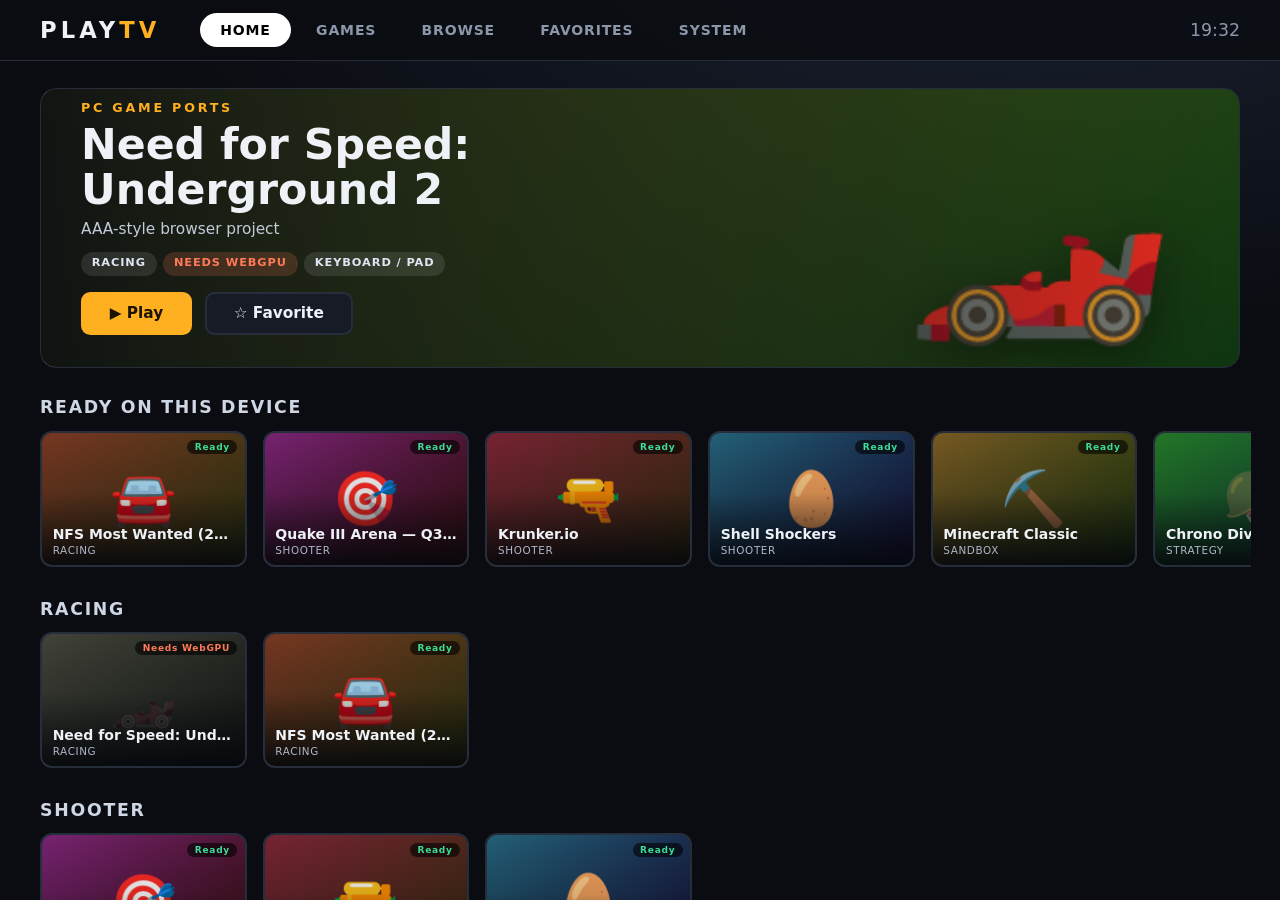
<file: shared/assets/launcher/index.html>
<!DOCTYPE html>
<html lang="en">
<head>
  <meta charset="UTF-8">
  <meta name="viewport" content="width=device-width, initial-scale=1.0, maximum-scale=1.0, user-scalable=no">
  <title>PLAYTV</title>
  <link rel="stylesheet" href="style.css">
</head>
<body>
  <div class="app">
    <header class="topbar">
      <div class="brand"><span>PLAY</span><b>TV</b></div>
      <nav class="tabs" id="tabs" role="tablist">
        <button class="tab active" data-tab="home">Home</button>
        <button class="tab" data-tab="library">Games</button>
        <button class="tab" data-tab="browse">Browse</button>
        <button class="tab" data-tab="favorites">Favorites</button>
        <button class="tab" data-tab="system">System</button>
      </nav>
      <div class="clock" id="clock">--:--</div>
    </header>

    <main class="stage" id="stage">
      <!-- HOME -->
      <section class="pane active" id="pane-home">
        <div class="hero" id="hero">
          <div class="hero-glyph" id="hero-glyph"></div>
          <div class="hero-body">
            <div class="hero-kicker" id="hero-kicker"></div>
            <h1 id="hero-title">PLAYTV</h1>
            <p id="hero-note"></p>
            <div class="chips" id="hero-chips"></div>
            <div class="hero-actions">
              <button class="btn primary" id="hero-play">&#9654; Play</button>
              <button class="btn" id="hero-fav">&#9734; Favorite</button>
            </div>
          </div>
        </div>
        <div id="rows"></div>
      </section>

      <!-- GAMES -->
      <section class="pane" id="pane-library">
        <div class="pane-head">
          <h2>All games</h2>
          <button class="chip-btn" id="filter-ready">Only show games that run here: <b id="filter-state">OFF</b></button>
        </div>
        <div class="grid" id="grid-library"></div>
      </section>

      <!-- BROWSE -->
      <section class="pane" id="pane-browse">
        <div class="pane-head">
          <h2>Browse game sites</h2>
          <p class="sub">Large catalogues. Cursor mode is on automatically: move with the D-pad, click with OK.</p>
        </div>
        <div class="grid" id="grid-browse"></div>
      </section>

      <!-- FAVORITES -->
      <section class="pane" id="pane-favorites">
        <div class="pane-head"><h2>Favorites</h2></div>
        <div class="grid" id="grid-favorites"></div>
        <p class="empty" id="empty-favorites">Nothing here yet. Focus a game and press <b>Favorite</b> on the Home tab.</p>
      </section>

      <!-- SYSTEM -->
      <section class="pane" id="pane-system">
        <div class="panels">
          <div class="panel">
            <h3>Device</h3>
            <dl id="dl-device"></dl>
          </div>
          <div class="panel">
            <h3>Graphics support</h3>
            <dl id="dl-gpu"></dl>
            <p class="hint" id="gpu-hint"></p>
          </div>
          <div class="panel">
            <h3>In-game controls</h3>
            <ul class="help">
              <li><b>Hold BACK</b> or press <b>MENU</b> / <b>START</b> &mdash; in-game menu</li>
              <li><b>BACK</b> &mdash; return Home</li>
              <li><b>Cursor mode:</b> D-pad or left stick moves the pointer, OK / A clicks</li>
              <li><b>Rewind / Fast-forward</b> &mdash; scroll the page</li>
              <li><b>Gamepad &rarr; keys:</b> A Space, B Esc, X Enter, Y Tab, stick = arrows/WASD</li>
            </ul>
          </div>
          <div class="panel">
            <h3>Maintenance</h3>
            <div class="stack">
              <button class="btn" id="btn-rerun">Re-run graphics tests</button>
              <button class="btn" id="btn-clear-web">Clear browser cache &amp; cookies</button>
              <button class="btn" id="btn-reset-user">Reset favorites &amp; history</button>
            </div>
            <p class="hint" id="maint-status"></p>
          </div>
        </div>
      </section>
    </main>

    <div class="toast" id="toast" role="status"></div>
  </div>

  <div class="modal" id="modal" hidden>
    <div class="modal-card">
      <h3 id="modal-title"></h3>
      <p id="modal-text"></p>
      <div class="modal-actions">
        <button class="btn primary" id="modal-ok"></button>
        <button class="btn" id="modal-cancel">Cancel</button>
      </div>
    </div>
  </div>

  <script src="app.js"></script>
</body>
</html>
</file>
<file: shared/assets/launcher/style.css>
/* PLAYTV launcher - designed for a 10-foot UI. 1rem = 1/96 of the screen width (20px at 1080p). */
:root {
  --bg: #0a0c11;
  --bg-2: #11151d;
  --panel: #161b25;
  --line: #262d3b;
  --text: #eef1f6;
  --dim: #8d97aa;
  --accent: #ffb020;
  --accent-ink: #1b1200;
  --ok: #3ddc97;
  --warn: #ff7a59;
  --focus: #ffffff;
}
* { box-sizing: border-box; margin: 0; padding: 0; -webkit-tap-highlight-color: transparent; }
html { font-size: calc(100vw / 96); background: var(--bg); }
body {
  font-family: Roboto, "Segoe UI", system-ui, sans-serif;
  color: var(--text);
  background: radial-gradient(120% 80% at 80% -10%, #1b2233 0%, var(--bg) 60%);
  min-height: 100vh;
  overflow: hidden;
}
button { font: inherit; color: inherit; border: 0; background: none; cursor: pointer; }
:focus { outline: none; }

.app { display: flex; flex-direction: column; height: 100vh; }

/* ---------- top bar ---------- */
.topbar {
  display: flex; align-items: center; gap: 3rem;
  height: 4.6rem; padding: 0 3rem; flex: none;
  border-bottom: 1px solid var(--line);
  background: rgba(10, 12, 17, .85);
}
.brand { font-weight: 900; font-size: 1.7rem; letter-spacing: .18em; }
.brand span { color: var(--text); }
.brand b { color: var(--accent); }
.tabs { display: flex; gap: .4rem; flex: 1; }
.tab {
  padding: .7rem 1.5rem; border-radius: 999px;
  font-size: 1.05rem; font-weight: 600; letter-spacing: .06em; text-transform: uppercase;
  color: var(--dim); transition: background .12s, color .12s;
}
.tab.active { color: var(--text); background: var(--panel); box-shadow: inset 0 -3px 0 var(--accent); }
.tab:focus { background: var(--focus); color: #000; box-shadow: none; }
.clock { font-size: 1.3rem; color: var(--dim); font-variant-numeric: tabular-nums; }

/* ---------- stage ---------- */
.stage { flex: 1; position: relative; overflow: hidden; }
.pane { display: none; position: absolute; inset: 0; overflow-y: auto; overflow-x: hidden; padding: 2rem 3rem 5rem; scrollbar-width: none; }
.pane::-webkit-scrollbar { display: none; }
.pane.active { display: block; }

/* ---------- hero ---------- */
.hero {
  position: relative; display: flex; align-items: flex-end;
  height: 21rem; border-radius: 1.2rem; overflow: hidden;
  padding: 2.4rem 3rem; margin-bottom: 2.2rem;
  background: linear-gradient(135deg, #243049, #10131c);
  border: 1px solid var(--line);
  transition: background .25s;
}
.hero::after { content: ""; position: absolute; inset: 0; background: linear-gradient(90deg, rgba(10,12,17,.92) 0%, rgba(10,12,17,.35) 70%, rgba(10,12,17,0) 100%); }
.hero-glyph { position: absolute; right: 5rem; top: 50%; transform: translateY(-50%); font-size: 16rem; opacity: .9; filter: drop-shadow(0 1rem 2rem rgba(0,0,0,.5)); }
.hero-glyph img { height: 17rem; border-radius: 1rem; }
.hero-body { position: relative; z-index: 1; max-width: 46rem; }
.hero-kicker { font-size: .95rem; font-weight: 700; letter-spacing: .22em; text-transform: uppercase; color: var(--accent); margin-bottom: .5rem; }
.hero h1 { font-size: 3.2rem; line-height: 1.05; font-weight: 800; margin-bottom: .6rem; }
.hero p { font-size: 1.15rem; color: #c3cad8; margin-bottom: 1rem; min-height: 1.4rem; }
.chips { display: flex; gap: .5rem; flex-wrap: wrap; margin-bottom: 1.2rem; min-height: 1.8rem; }
.chip { padding: .25rem .8rem; border-radius: 999px; font-size: .85rem; font-weight: 700; letter-spacing: .08em; text-transform: uppercase; background: rgba(255,255,255,.1); color: #dfe5f1; }
.chip.ok { background: rgba(61,220,151,.16); color: var(--ok); }
.chip.warn { background: rgba(255,122,89,.18); color: var(--warn); }
.hero-actions { display: flex; gap: 1rem; }

/* ---------- buttons ---------- */
.btn {
  padding: .8rem 2rem; border-radius: .7rem; font-size: 1.15rem; font-weight: 700;
  background: var(--panel); border: 2px solid var(--line); transition: transform .1s;
}
.btn.primary { background: var(--accent); color: var(--accent-ink); border-color: var(--accent); }
.btn:focus, .chip-btn:focus { background: var(--focus); color: #000; border-color: var(--focus); transform: scale(1.05); }

/* ---------- rows & cards ---------- */
.row { margin-bottom: 2rem; }
.row h2, .pane-head h2 { font-size: 1.3rem; font-weight: 700; letter-spacing: .1em; text-transform: uppercase; color: #cfd6e4; margin-bottom: 1rem; }
.track { display: flex; gap: 1.2rem; overflow-x: auto; padding: .8rem .8rem 1.2rem; margin: -.8rem; scrollbar-width: none; }
.track::-webkit-scrollbar { display: none; }
.grid { display: grid; grid-template-columns: repeat(5, 1fr); gap: 1.4rem; padding: .8rem; margin: -.8rem; }

.card {
  position: relative; flex: none; width: 15.5rem; height: 10.2rem;
  border-radius: .9rem; overflow: hidden; background: var(--panel);
  border: 2px solid var(--line); transition: transform .12s, border-color .12s, box-shadow .12s;
}
.grid .card { width: auto; }
.card:focus { transform: scale(1.07); border-color: var(--focus); box-shadow: 0 .8rem 2rem rgba(0,0,0,.6), 0 0 0 .25rem rgba(255,255,255,.25); z-index: 2; }
.card .cover { position: absolute; inset: 0; display: flex; align-items: center; justify-content: center; font-size: 4rem; }
.card .cover img { position: absolute; inset: 0; width: 100%; height: 100%; object-fit: cover; }
.card .shade { position: absolute; inset: 0; background: linear-gradient(0deg, rgba(5,7,11,.92) 0%, rgba(5,7,11,.15) 55%, rgba(5,7,11,0) 100%); }
.card .meta { position: absolute; left: .8rem; right: .8rem; bottom: .65rem; }
.card .t { font-size: 1.05rem; font-weight: 700; line-height: 1.15; white-space: nowrap; overflow: hidden; text-overflow: ellipsis; }
.card .s { font-size: .78rem; color: #aeb7c9; letter-spacing: .06em; text-transform: uppercase; margin-top: .15rem; }
.card .tag { position: absolute; top: .55rem; right: .55rem; padding: .15rem .55rem; border-radius: 999px; font-size: .68rem; font-weight: 800; letter-spacing: .08em; background: rgba(0,0,0,.6); }
.card .tag.ok { color: var(--ok); }
.card .tag.warn { color: var(--warn); }
.card .fav { position: absolute; top: .45rem; left: .6rem; font-size: 1.1rem; color: var(--accent); }
.card.dim .cover { filter: grayscale(.8) brightness(.6); }

.pane-head { display: flex; align-items: center; justify-content: space-between; margin-bottom: 1.4rem; }
.pane-head .sub { color: var(--dim); font-size: 1rem; }
.chip-btn { padding: .6rem 1.2rem; border-radius: 999px; border: 2px solid var(--line); font-size: 1rem; color: var(--dim); }
.chip-btn b { color: var(--accent); }
.chip-btn:focus b { color: #000; }
.empty { color: var(--dim); font-size: 1.2rem; padding: 2rem .8rem; }
.empty[hidden] { display: none; }

/* ---------- system ---------- */
.panels { display: grid; grid-template-columns: 1fr 1fr; gap: 1.6rem; }
.panel { background: var(--panel); border: 1px solid var(--line); border-radius: 1rem; padding: 1.6rem 1.8rem; }
.panel h3 { font-size: 1.1rem; letter-spacing: .14em; text-transform: uppercase; color: var(--accent); margin-bottom: 1rem; }
dl { display: grid; grid-template-columns: 11rem 1fr; row-gap: .55rem; font-size: 1.05rem; }
dt { color: var(--dim); }
dd { font-weight: 600; word-break: break-word; }
dd.ok { color: var(--ok); }
dd.bad { color: var(--warn); }
.hint { margin-top: 1rem; color: var(--dim); font-size: .95rem; line-height: 1.4; }
.help { list-style: none; font-size: 1.02rem; line-height: 1.9; color: #c7cedd; }
.help b { color: var(--text); }
.stack { display: flex; flex-direction: column; gap: .8rem; align-items: flex-start; }

/* ---------- toast & modal ---------- */
.toast { position: fixed; left: 50%; bottom: 2.2rem; transform: translate(-50%, 2rem); opacity: 0; pointer-events: none; padding: .9rem 1.8rem; border-radius: .8rem; background: #000d; border: 1px solid var(--line); font-size: 1.1rem; transition: .2s; z-index: 20; }
.toast.show { opacity: 1; transform: translate(-50%, 0); }
.modal { position: fixed; inset: 0; z-index: 30; display: flex; align-items: center; justify-content: center; background: rgba(4,6,10,.8); }
.modal[hidden] { display: none; }
.modal-card { width: 46rem; background: var(--panel); border: 1px solid var(--line); border-radius: 1.2rem; padding: 2.2rem 2.6rem; }
.modal-card h3 { font-size: 1.8rem; margin-bottom: .8rem; }
.modal-card p { font-size: 1.15rem; line-height: 1.5; color: #c3cad8; margin-bottom: 1.6rem; }
.modal-actions { display: flex; gap: 1rem; }
</file>
